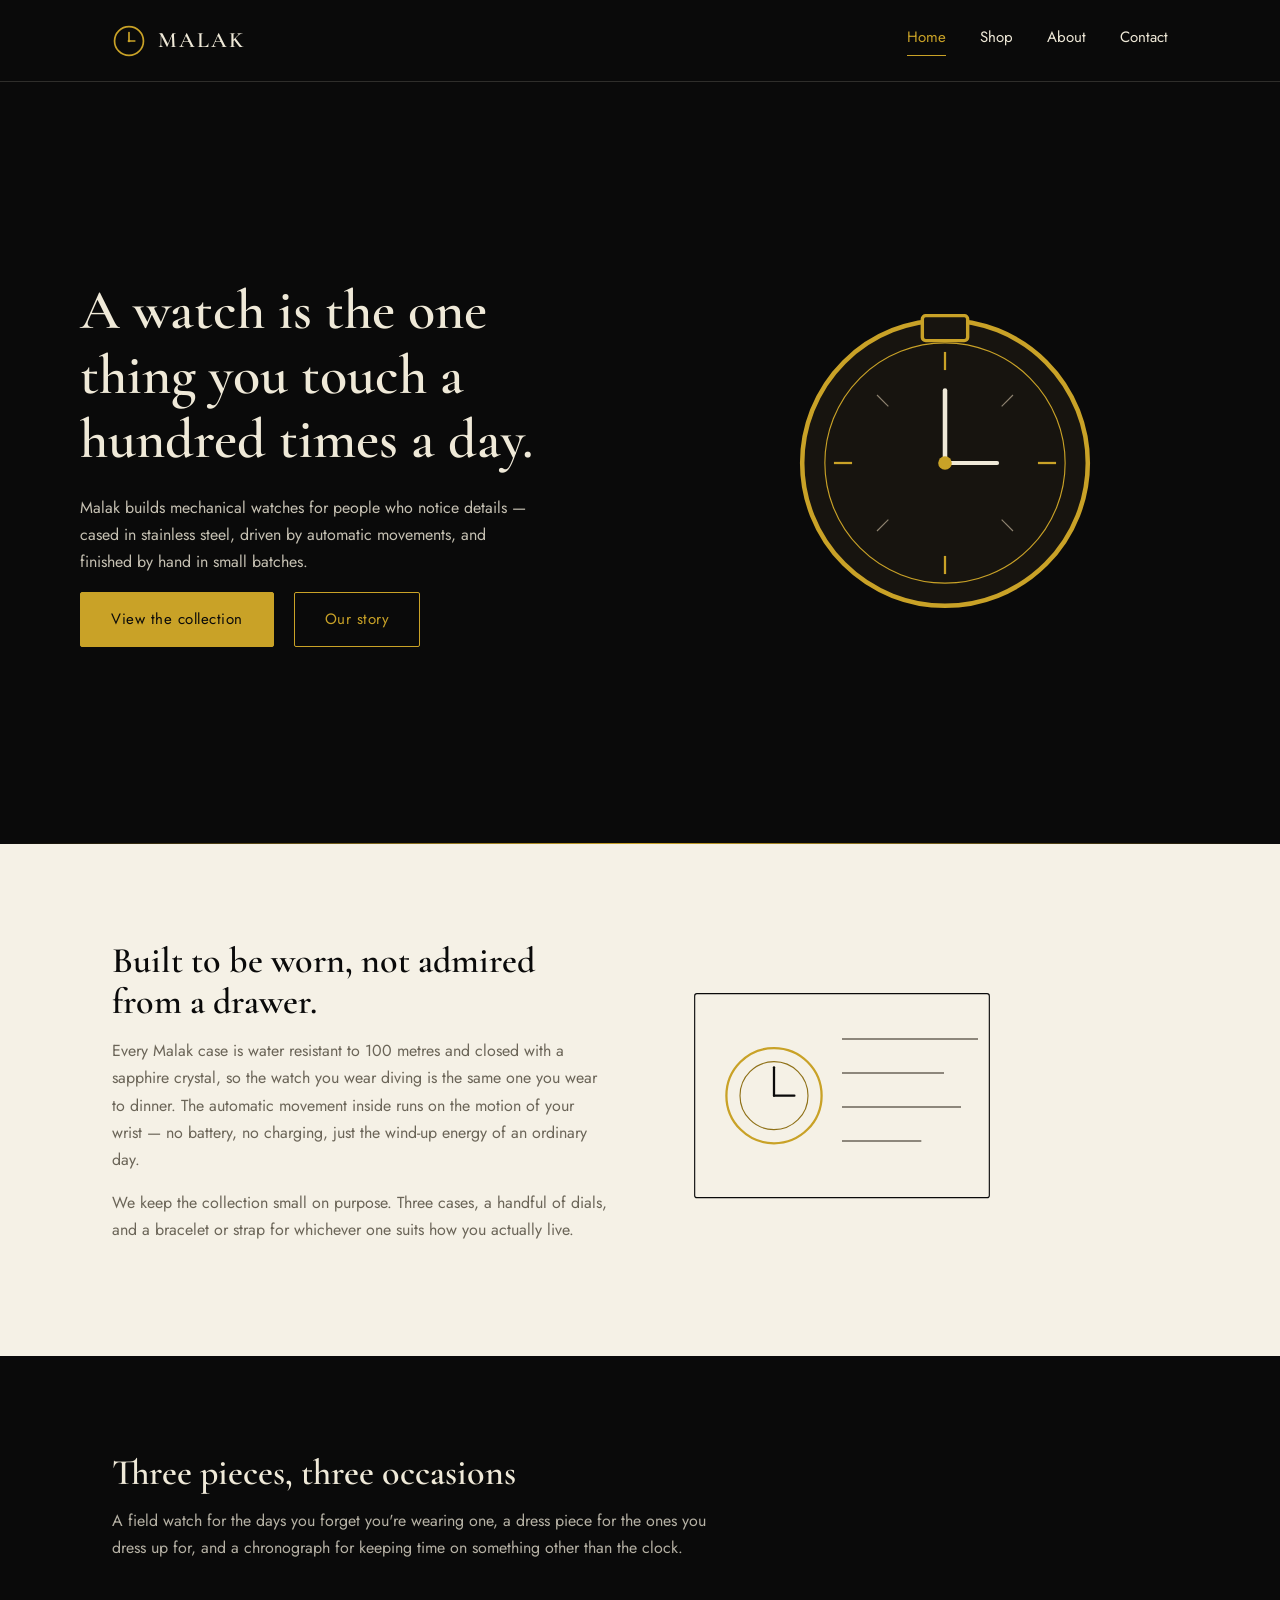
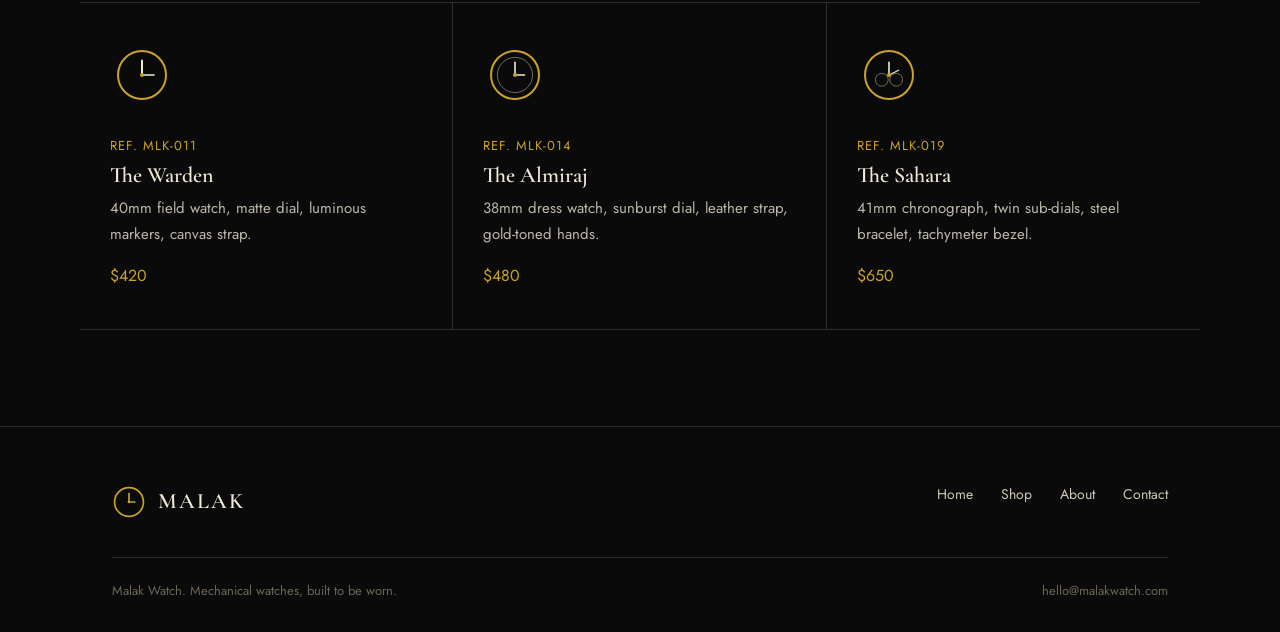
<file: index.html>
<!DOCTYPE html>
<html lang="en">
<head>
<meta charset="UTF-8">
<meta name="viewport" content="width=device-width, initial-scale=1.0">
<title>Malak Watch — Mechanical watches, built to be worn</title>
<link rel="stylesheet" href="styles.css">
</head>
<body>

<header class="site">
  <div class="site-nav">
    <a href="index.html" class="brand">
      <svg viewBox="0 0 40 40" aria-hidden="true"><circle cx="20" cy="20" r="17" fill="none" stroke="#c9a227" stroke-width="2"/><line x1="20" y1="20" x2="20" y2="10" stroke="#c9a227" stroke-width="2" stroke-linecap="round"/><line x1="20" y1="20" x2="27" y2="20" stroke="#c9a227" stroke-width="1.6" stroke-linecap="round"/><circle cx="20" cy="20" r="1.6" fill="#c9a227"/></svg>
      <span class="brand-name">MALAK</span>
    </a>
    <button class="nav-toggle" aria-label="Toggle menu" aria-expanded="false" id="navToggle">&#9776;</button>
    <nav class="links" id="navLinks">
      <a href="index.html" aria-current="page">Home</a>
      <a href="shop.html">Shop</a>
      <a href="about.html">About</a>
      <a href="contact.html">Contact</a>
    </nav>
  </div>
</header>

<section>
  <div class="wrap hero">
    <div class="copy">
      <h1>A watch is the one thing you touch a hundred times a day.</h1>
      <p>Malak builds mechanical watches for people who notice details — cased in stainless steel, driven by automatic movements, and finished by hand in small batches.</p>
      <div class="hero-actions">
        <a href="shop.html" class="btn solid">View the collection</a>
        <a href="about.html" class="btn">Our story</a>
      </div>
    </div>
    <div class="hero-visual">
      <svg viewBox="0 0 300 300" aria-hidden="true">
        <circle cx="150" cy="150" r="126" fill="#17140f" stroke="#c9a227" stroke-width="4"/>
        <circle cx="150" cy="150" r="106" fill="none" stroke="#c9a227" stroke-width="1"/>
        <g stroke="#c9a227" stroke-width="2">
          <line x1="150" y1="52" x2="150" y2="68"/>
          <line x1="150" y1="232" x2="150" y2="248"/>
          <line x1="52" y1="150" x2="68" y2="150"/>
          <line x1="232" y1="150" x2="248" y2="150"/>
        </g>
        <g stroke="#8f8471" stroke-width="1">
          <line x1="90" y1="90" x2="100" y2="100"/>
          <line x1="210" y1="90" x2="200" y2="100"/>
          <line x1="90" y1="210" x2="100" y2="200"/>
          <line x1="210" y1="210" x2="200" y2="200"/>
        </g>
        <line x1="150" y1="150" x2="150" y2="86" stroke="#efe9d8" stroke-width="4" stroke-linecap="round"/>
        <line x1="150" y1="150" x2="196" y2="150" stroke="#efe9d8" stroke-width="3.5" stroke-linecap="round"/>
        <circle cx="150" cy="150" r="6" fill="#c9a227"/>
        <rect x="130" y="20" width="40" height="22" rx="3" fill="#17140f" stroke="#c9a227" stroke-width="3"/>
      </svg>
    </div>
  </div>
</section>

<div class="divider"></div>

<section class="light">
  <div class="wrap split">
    <div>
      <h2>Built to be worn, not admired from a drawer.</h2>
      <p>Every Malak case is water resistant to 100 metres and closed with a sapphire crystal, so the watch you wear diving is the same one you wear to dinner. The automatic movement inside runs on the motion of your wrist — no battery, no charging, just the wind-up energy of an ordinary day.</p>
      <p>We keep the collection small on purpose. Three cases, a handful of dials, and a bracelet or strap for whichever one suits how you actually live.</p>
    </div>
    <div class="visual">
      <svg viewBox="0 0 300 220" aria-hidden="true" style="width:100%; max-width:340px;">
        <rect x="20" y="20" width="260" height="180" rx="2" fill="none" stroke="#0a0a0a" stroke-width="1"/>
        <circle cx="90" cy="110" r="42" fill="none" stroke="#c9a227" stroke-width="2"/>
        <circle cx="90" cy="110" r="30" fill="none" stroke="#8f7118" stroke-width="1"/>
        <line x1="90" y1="110" x2="90" y2="85" stroke="#0a0a0a" stroke-width="2" stroke-linecap="round"/>
        <line x1="90" y1="110" x2="108" y2="110" stroke="#0a0a0a" stroke-width="2" stroke-linecap="round"/>
        <g stroke="#6b6558" stroke-width="1.4">
          <line x1="150" y1="60" x2="270" y2="60"/>
          <line x1="150" y1="90" x2="240" y2="90"/>
          <line x1="150" y1="120" x2="255" y2="120"/>
          <line x1="150" y1="150" x2="220" y2="150"/>
        </g>
      </svg>
    </div>
  </div>
</section>

<section>
  <div class="wrap">
    <h2>Three pieces, three occasions</h2>
    <p style="color:var(--bone); opacity:0.75; margin-bottom:40px;">A field watch for the days you forget you're wearing one, a dress piece for the ones you dress up for, and a chronograph for keeping time on something other than the clock.</p>
  </div>
  <div class="wrap" style="padding:0;">
    <div class="pieces">
      <div class="piece">
        <svg viewBox="0 0 80 80" aria-hidden="true">
          <circle cx="40" cy="40" r="30" fill="none" stroke="#c9a227" stroke-width="2.5"/>
          <line x1="40" y1="40" x2="40" y2="22" stroke="#efe9d8" stroke-width="2.5" stroke-linecap="round"/>
          <line x1="40" y1="40" x2="55" y2="40" stroke="#efe9d8" stroke-width="2" stroke-linecap="round"/>
          <circle cx="40" cy="40" r="2.5" fill="#c9a227"/>
        </svg>
        <div class="ref">REF. MLK-011</div>
        <h3>The Warden</h3>
        <p>40mm field watch, matte dial, luminous markers, canvas strap.</p>
        <div class="price">$420</div>
      </div>
      <div class="piece">
        <svg viewBox="0 0 80 80" aria-hidden="true">
          <circle cx="40" cy="40" r="30" fill="none" stroke="#c9a227" stroke-width="2.5"/>
          <circle cx="40" cy="40" r="22" fill="none" stroke="#8f8471" stroke-width="1"/>
          <line x1="40" y1="40" x2="40" y2="24" stroke="#efe9d8" stroke-width="2" stroke-linecap="round"/>
          <line x1="40" y1="40" x2="52" y2="40" stroke="#efe9d8" stroke-width="1.6" stroke-linecap="round"/>
          <circle cx="40" cy="40" r="2.5" fill="#c9a227"/>
        </svg>
        <div class="ref">REF. MLK-014</div>
        <h3>The Almiraj</h3>
        <p>38mm dress watch, sunburst dial, leather strap, gold-toned hands.</p>
        <div class="price">$480</div>
      </div>
      <div class="piece">
        <svg viewBox="0 0 80 80" aria-hidden="true">
          <circle cx="40" cy="40" r="30" fill="none" stroke="#c9a227" stroke-width="2.5"/>
          <circle cx="31" cy="46" r="8" fill="none" stroke="#8f8471" stroke-width="1"/>
          <circle cx="49" cy="46" r="8" fill="none" stroke="#8f8471" stroke-width="1"/>
          <line x1="40" y1="40" x2="40" y2="24" stroke="#efe9d8" stroke-width="2" stroke-linecap="round"/>
          <line x1="40" y1="40" x2="52" y2="34" stroke="#efe9d8" stroke-width="1.6" stroke-linecap="round"/>
          <circle cx="40" cy="40" r="2.5" fill="#c9a227"/>
        </svg>
        <div class="ref">REF. MLK-019</div>
        <h3>The Sahara</h3>
        <p>41mm chronograph, twin sub-dials, steel bracelet, tachymeter bezel.</p>
        <div class="price">$650</div>
      </div>
    </div>
  </div>
</section>

<footer class="site">
  <div class="wrap">
    <div class="footer-top">
      <a href="index.html" class="brand">
        <svg viewBox="0 0 40 40" aria-hidden="true"><circle cx="20" cy="20" r="17" fill="none" stroke="#c9a227" stroke-width="2"/><line x1="20" y1="20" x2="20" y2="10" stroke="#c9a227" stroke-width="2" stroke-linecap="round"/><line x1="20" y1="20" x2="27" y2="20" stroke="#c9a227" stroke-width="1.6" stroke-linecap="round"/><circle cx="20" cy="20" r="1.6" fill="#c9a227"/></svg>
        <span class="brand-name">MALAK</span>
      </a>
      <nav>
        <a href="index.html">Home</a>
        <a href="shop.html">Shop</a>
        <a href="about.html">About</a>
        <a href="contact.html">Contact</a>
      </nav>
    </div>
    <div class="footer-bottom">
      <span>Malak Watch. Mechanical watches, built to be worn.</span>
      <span>hello@malakwatch.com</span>
    </div>
  </div>
</footer>

<script src="script.js"></script>
</body>
</html>
</file>
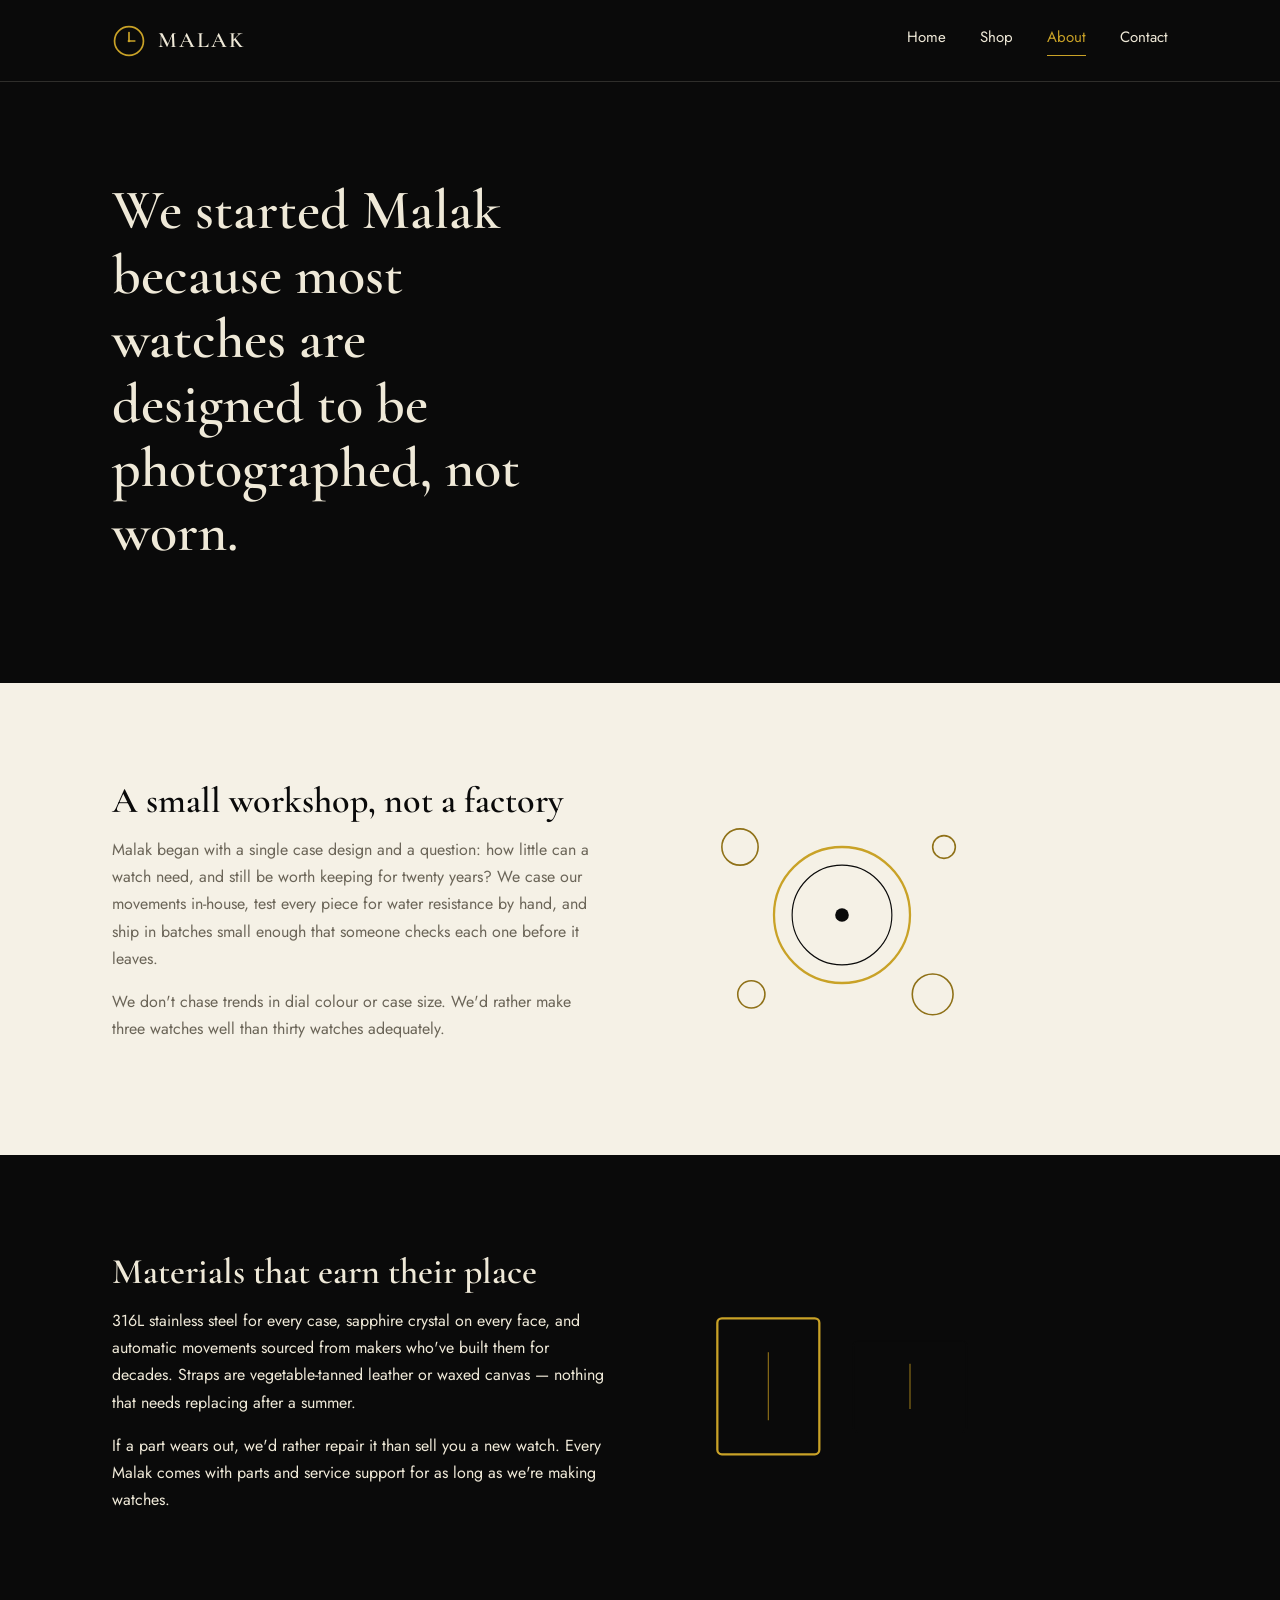
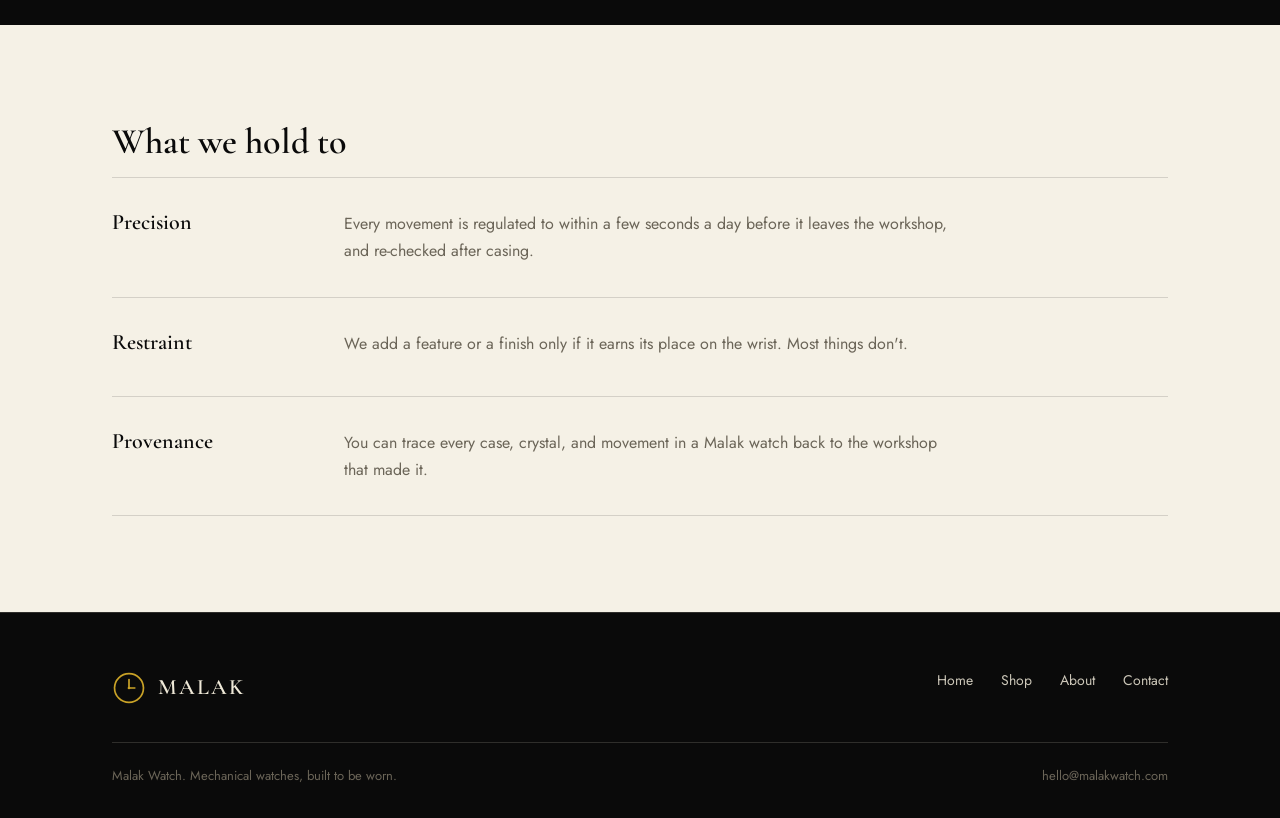
<file: about.html>
<!DOCTYPE html>
<html lang="en">
<head>
<meta charset="UTF-8">
<meta name="viewport" content="width=device-width, initial-scale=1.0">
<title>About — Malak Watch</title>
<link rel="stylesheet" href="styles.css">
</head>
<body>

<header class="site">
  <div class="site-nav">
    <a href="index.html" class="brand">
      <svg viewBox="0 0 40 40" aria-hidden="true"><circle cx="20" cy="20" r="17" fill="none" stroke="#c9a227" stroke-width="2"/><line x1="20" y1="20" x2="20" y2="10" stroke="#c9a227" stroke-width="2" stroke-linecap="round"/><line x1="20" y1="20" x2="27" y2="20" stroke="#c9a227" stroke-width="1.6" stroke-linecap="round"/><circle cx="20" cy="20" r="1.6" fill="#c9a227"/></svg>
      <span class="brand-name">MALAK</span>
    </a>
    <button class="nav-toggle" aria-label="Toggle menu" aria-expanded="false" id="navToggle">&#9776;</button>
    <nav class="links" id="navLinks">
      <a href="index.html">Home</a>
      <a href="shop.html">Shop</a>
      <a href="about.html" aria-current="page">About</a>
      <a href="contact.html">Contact</a>
    </nav>
  </div>
</header>

<section>
  <div class="wrap">
    <h1 style="max-width:16ch;">We started Malak because most watches are designed to be photographed, not worn.</h1>
  </div>
</section>

<section class="light">
  <div class="wrap split">
    <div>
      <h2>A small workshop, not a factory</h2>
      <p>Malak began with a single case design and a question: how little can a watch need, and still be worth keeping for twenty years? We case our movements in-house, test every piece for water resistance by hand, and ship in batches small enough that someone checks each one before it leaves.</p>
      <p>We don't chase trends in dial colour or case size. We'd rather make three watches well than thirty watches adequately.</p>
    </div>
    <div class="visual">
      <svg viewBox="0 0 300 240" aria-hidden="true" style="width:100%; max-width:340px;">
        <circle cx="150" cy="120" r="60" fill="none" stroke="#c9a227" stroke-width="2"/>
        <circle cx="150" cy="120" r="44" fill="none" stroke="#0a0a0a" stroke-width="1"/>
        <circle cx="150" cy="120" r="6" fill="#0a0a0a"/>
        <g fill="none" stroke="#8f7118" stroke-width="1.4">
          <circle cx="60" cy="60" r="16"/>
          <circle cx="240" cy="60" r="10"/>
          <circle cx="70" cy="190" r="12"/>
          <circle cx="230" cy="190" r="18"/>
        </g>
      </svg>
    </div>
  </div>
</section>

<section>
  <div class="wrap split reverse">
    <div>
      <h2>Materials that earn their place</h2>
      <p>316L stainless steel for every case, sapphire crystal on every face, and automatic movements sourced from makers who've built them for decades. Straps are vegetable-tanned leather or waxed canvas — nothing that needs replacing after a summer.</p>
      <p>If a part wears out, we'd rather repair it than sell you a new watch. Every Malak comes with parts and service support for as long as we're making watches.</p>
    </div>
    <div class="visual">
      <svg viewBox="0 0 300 200" aria-hidden="true" style="width:100%; max-width:340px;">
        <rect x="40" y="40" width="90" height="120" rx="4" fill="none" stroke="#c9a227" stroke-width="2"/>
        <rect x="160" y="60" width="100" height="80" rx="4" fill="none" stroke="#0a0a0a" stroke-width="1.4"/>
        <line x1="85" y1="70" x2="85" y2="130" stroke="#8f7118" stroke-width="1"/>
        <line x1="210" y1="80" x2="210" y2="120" stroke="#8f7118" stroke-width="1"/>
      </svg>
    </div>
  </div>
</section>

<section class="light">
  <div class="wrap">
    <h2>What we hold to</h2>
    <div class="values">
      <div class="value-row">
        <h3>Precision</h3>
        <p>Every movement is regulated to within a few seconds a day before it leaves the workshop, and re-checked after casing.</p>
      </div>
      <div class="value-row">
        <h3>Restraint</h3>
        <p>We add a feature or a finish only if it earns its place on the wrist. Most things don't.</p>
      </div>
      <div class="value-row">
        <h3>Provenance</h3>
        <p>You can trace every case, crystal, and movement in a Malak watch back to the workshop that made it.</p>
      </div>
    </div>
  </div>
</section>

<footer class="site">
  <div class="wrap">
    <div class="footer-top">
      <a href="index.html" class="brand">
        <svg viewBox="0 0 40 40" aria-hidden="true"><circle cx="20" cy="20" r="17" fill="none" stroke="#c9a227" stroke-width="2"/><line x1="20" y1="20" x2="20" y2="10" stroke="#c9a227" stroke-width="2" stroke-linecap="round"/><line x1="20" y1="20" x2="27" y2="20" stroke="#c9a227" stroke-width="1.6" stroke-linecap="round"/><circle cx="20" cy="20" r="1.6" fill="#c9a227"/></svg>
        <span class="brand-name">MALAK</span>
      </a>
      <nav>
        <a href="index.html">Home</a>
        <a href="shop.html">Shop</a>
        <a href="about.html">About</a>
        <a href="contact.html">Contact</a>
      </nav>
    </div>
    <div class="footer-bottom">
      <span>Malak Watch. Mechanical watches, built to be worn.</span>
      <span>hello@malakwatch.com</span>
    </div>
  </div>
</footer>

<script src="script.js"></script>
</body>
</html>
</file>
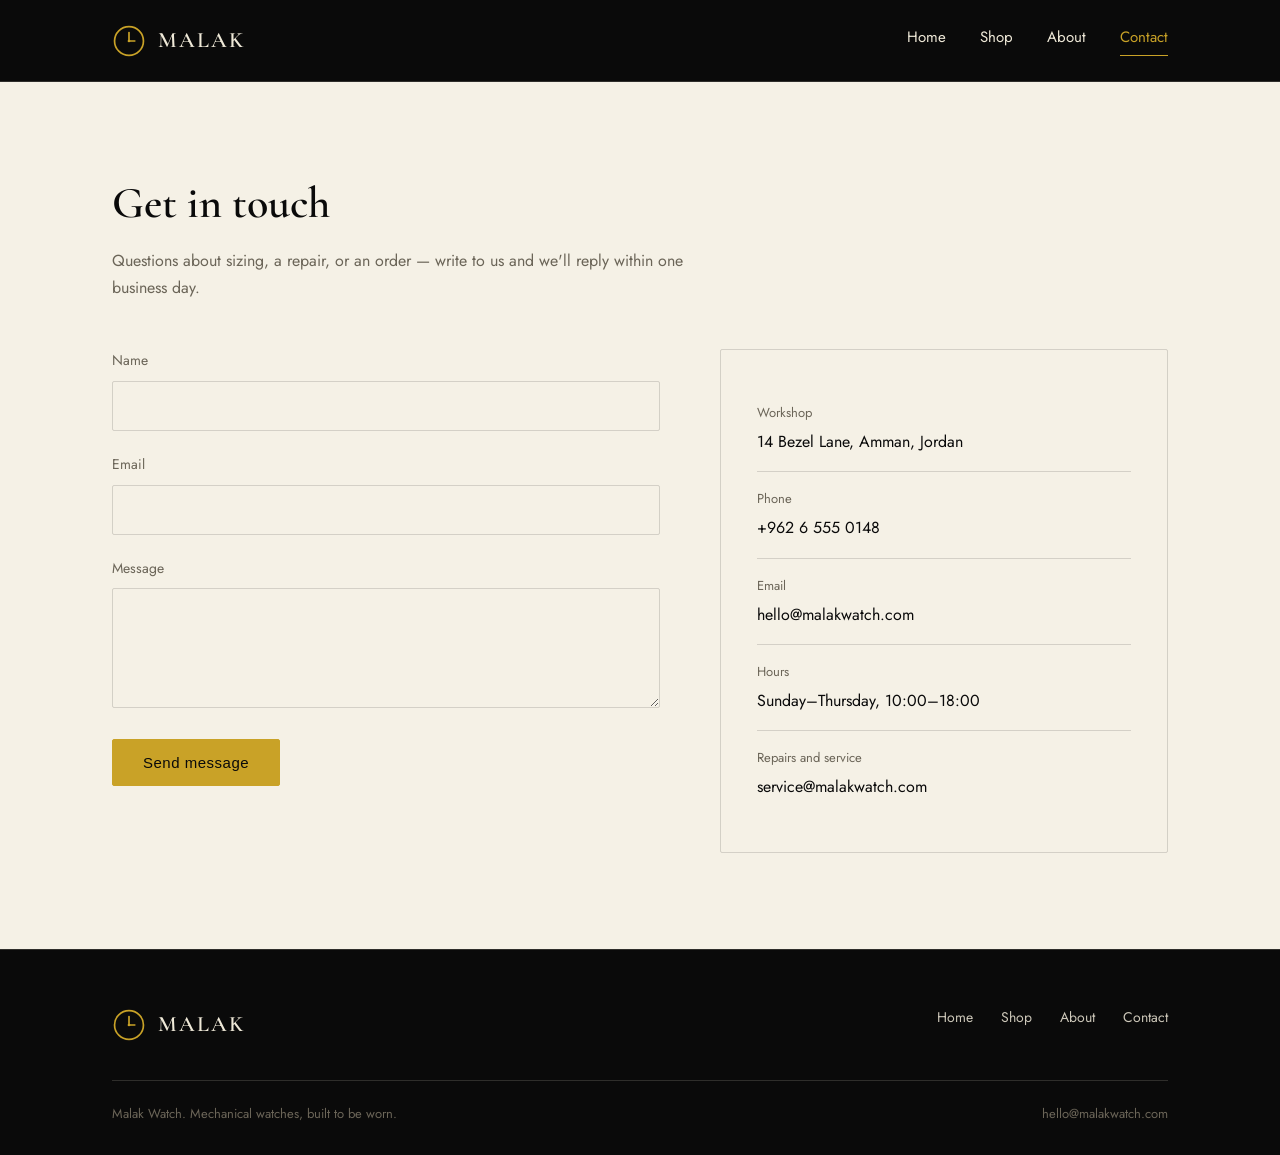
<file: contact.html>
<!DOCTYPE html>
<html lang="en">
<head>
<meta charset="UTF-8">
<meta name="viewport" content="width=device-width, initial-scale=1.0">
<title>Contact — Malak Watch</title>
<link rel="stylesheet" href="styles.css">
</head>
<body>

<header class="site">
  <div class="site-nav">
    <a href="index.html" class="brand">
      <svg viewBox="0 0 40 40" aria-hidden="true"><circle cx="20" cy="20" r="17" fill="none" stroke="#c9a227" stroke-width="2"/><line x1="20" y1="20" x2="20" y2="10" stroke="#c9a227" stroke-width="2" stroke-linecap="round"/><line x1="20" y1="20" x2="27" y2="20" stroke="#c9a227" stroke-width="1.6" stroke-linecap="round"/><circle cx="20" cy="20" r="1.6" fill="#c9a227"/></svg>
      <span class="brand-name">MALAK</span>
    </a>
    <button class="nav-toggle" aria-label="Toggle menu" aria-expanded="false" id="navToggle">&#9776;</button>
    <nav class="links" id="navLinks">
      <a href="index.html">Home</a>
      <a href="shop.html">Shop</a>
      <a href="about.html">About</a>
      <a href="contact.html" aria-current="page">Contact</a>
    </nav>
  </div>
</header>

<section class="light">
  <div class="wrap">
    <h1 style="font-size:44px;">Get in touch</h1>
    <p style="margin-bottom:48px;">Questions about sizing, a repair, or an order — write to us and we'll reply within one business day.</p>

    <div class="contact-grid">
      <form id="contactForm" novalidate>
        <div class="field">
          <label for="name">Name</label>
          <input type="text" id="name" name="name" required>
          <span class="form-note" data-error-for="name">Enter your name.</span>
        </div>
        <div class="field">
          <label for="email">Email</label>
          <input type="email" id="email" name="email" required>
          <span class="form-note" data-error-for="email">Enter a valid email address.</span>
        </div>
        <div class="field">
          <label for="message">Message</label>
          <textarea id="message" name="message" required></textarea>
          <span class="form-note" data-error-for="message">Enter a message.</span>
        </div>
        <button type="submit" class="btn solid">Send message</button>
        <p class="form-note" id="successNote">Message sent — we'll reply within one business day.</p>
      </form>

      <div class="info-panel">
        <div class="row">
          <div class="label">Workshop</div>
          <div class="value">14 Bezel Lane, Amman, Jordan</div>
        </div>
        <div class="row">
          <div class="label">Phone</div>
          <div class="value">+962 6 555 0148</div>
        </div>
        <div class="row">
          <div class="label">Email</div>
          <div class="value">hello@malakwatch.com</div>
        </div>
        <div class="row">
          <div class="label">Hours</div>
          <div class="value">Sunday–Thursday, 10:00–18:00</div>
        </div>
        <div class="row">
          <div class="label">Repairs and service</div>
          <div class="value">service@malakwatch.com</div>
        </div>
      </div>
    </div>
  </div>
</section>

<footer class="site">
  <div class="wrap">
    <div class="footer-top">
      <a href="index.html" class="brand">
        <svg viewBox="0 0 40 40" aria-hidden="true"><circle cx="20" cy="20" r="17" fill="none" stroke="#c9a227" stroke-width="2"/><line x1="20" y1="20" x2="20" y2="10" stroke="#c9a227" stroke-width="2" stroke-linecap="round"/><line x1="20" y1="20" x2="27" y2="20" stroke="#c9a227" stroke-width="1.6" stroke-linecap="round"/><circle cx="20" cy="20" r="1.6" fill="#c9a227"/></svg>
        <span class="brand-name">MALAK</span>
      </a>
      <nav>
        <a href="index.html">Home</a>
        <a href="shop.html">Shop</a>
        <a href="about.html">About</a>
        <a href="contact.html">Contact</a>
      </nav>
    </div>
    <div class="footer-bottom">
      <span>Malak Watch. Mechanical watches, built to be worn.</span>
      <span>hello@malakwatch.com</span>
    </div>
  </div>
</footer>

<script src="script.js"></script>
</body>
</html>
</file>
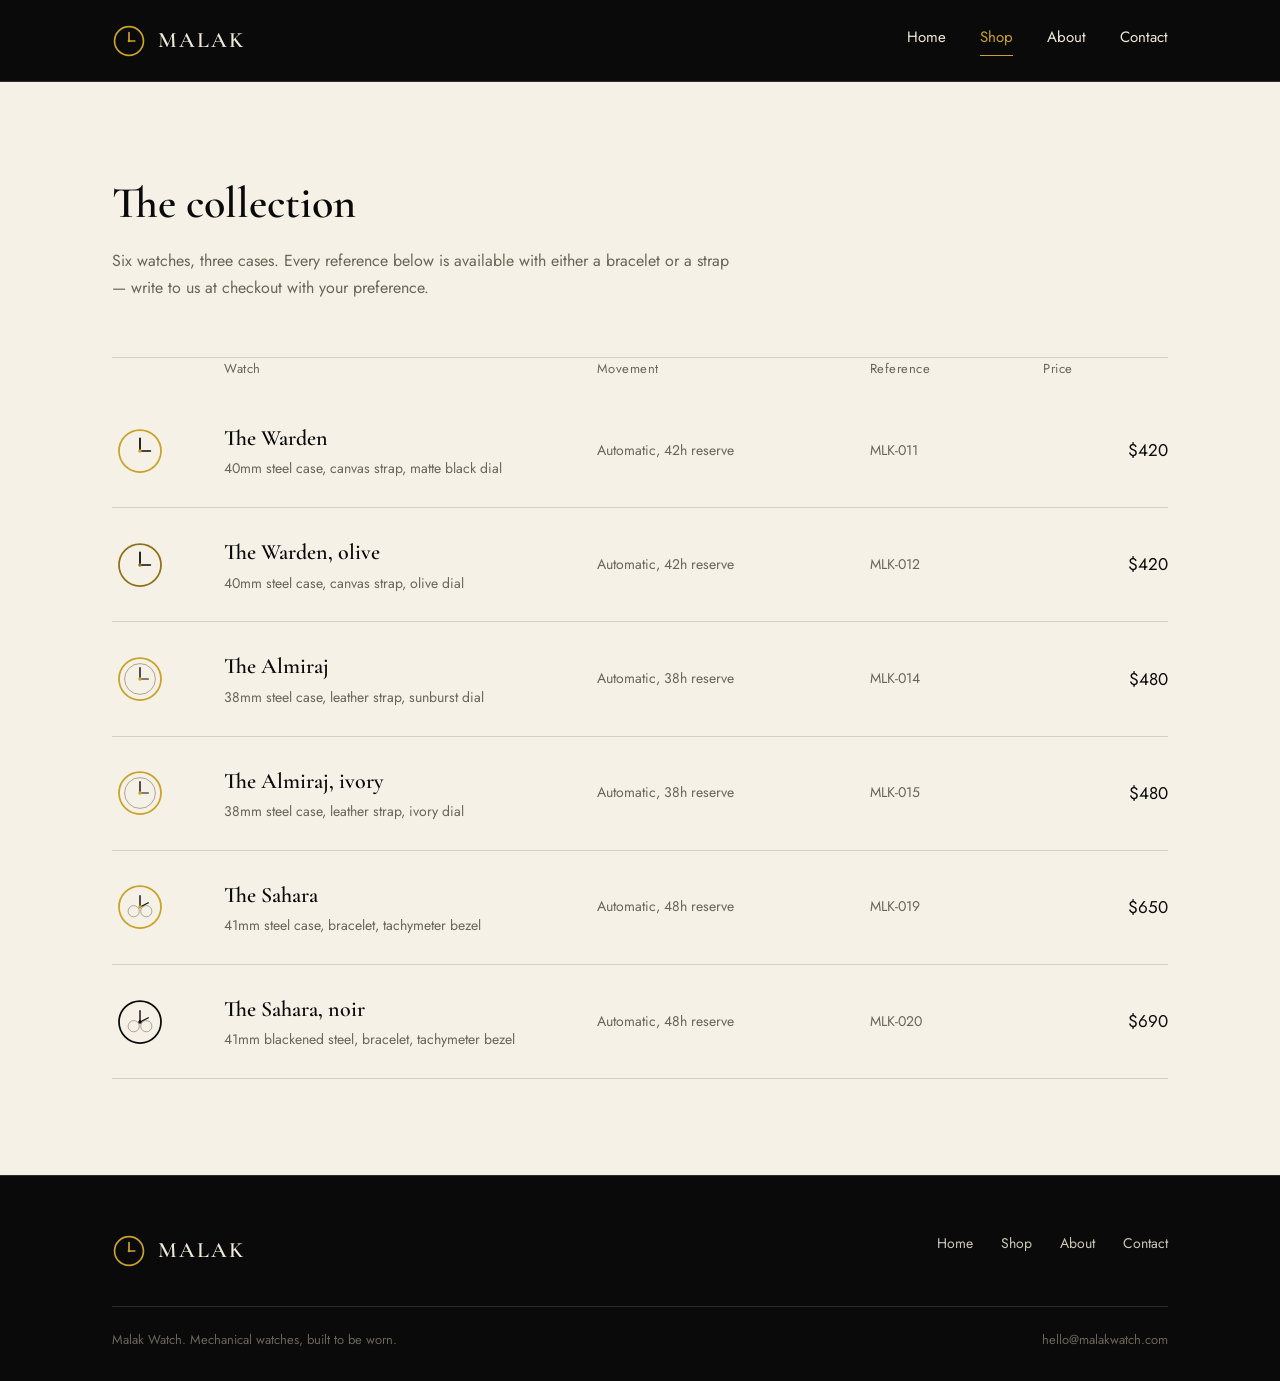
<file: shop.html>
<!DOCTYPE html>
<html lang="en">
<head>
<meta charset="UTF-8">
<meta name="viewport" content="width=device-width, initial-scale=1.0">
<title>Shop — Malak Watch</title>
<link rel="stylesheet" href="styles.css">
</head>
<body>

<header class="site">
  <div class="site-nav">
    <a href="index.html" class="brand">
      <svg viewBox="0 0 40 40" aria-hidden="true"><circle cx="20" cy="20" r="17" fill="none" stroke="#c9a227" stroke-width="2"/><line x1="20" y1="20" x2="20" y2="10" stroke="#c9a227" stroke-width="2" stroke-linecap="round"/><line x1="20" y1="20" x2="27" y2="20" stroke="#c9a227" stroke-width="1.6" stroke-linecap="round"/><circle cx="20" cy="20" r="1.6" fill="#c9a227"/></svg>
      <span class="brand-name">MALAK</span>
    </a>
    <button class="nav-toggle" aria-label="Toggle menu" aria-expanded="false" id="navToggle">&#9776;</button>
    <nav class="links" id="navLinks">
      <a href="index.html">Home</a>
      <a href="shop.html" aria-current="page">Shop</a>
      <a href="about.html">About</a>
      <a href="contact.html">Contact</a>
    </nav>
  </div>
</header>

<section class="light" style="padding-bottom:40px;">
  <div class="wrap">
    <h1 style="font-size:44px;">The collection</h1>
    <p>Six watches, three cases. Every reference below is available with either a bracelet or a strap — write to us at checkout with your preference.</p>
  </div>
</section>

<section class="light" style="padding-top:0;">
  <div class="wrap">
    <div class="listing">
      <div class="listing-head">
        <span></span>
        <span>Watch</span>
        <span>Movement</span>
        <span>Reference</span>
        <span>Price</span>
      </div>

      <div class="listing-row">
        <svg viewBox="0 0 80 80" aria-hidden="true"><circle cx="40" cy="40" r="30" fill="none" stroke="#c9a227" stroke-width="2.5"/><line x1="40" y1="40" x2="40" y2="22" stroke="#0a0a0a" stroke-width="2.5" stroke-linecap="round"/><line x1="40" y1="40" x2="55" y2="40" stroke="#0a0a0a" stroke-width="2" stroke-linecap="round"/><circle cx="40" cy="40" r="2.5" fill="#c9a227"/></svg>
        <div>
          <div class="name">The Warden</div>
          <div class="meta">40mm steel case, canvas strap, matte black dial</div>
        </div>
        <div class="meta">Automatic, 42h reserve</div>
        <div class="ref">MLK-011</div>
        <div class="price">$420</div>
      </div>

      <div class="listing-row">
        <svg viewBox="0 0 80 80" aria-hidden="true"><circle cx="40" cy="40" r="30" fill="none" stroke="#8f7118" stroke-width="2.5"/><line x1="40" y1="40" x2="40" y2="22" stroke="#0a0a0a" stroke-width="2.5" stroke-linecap="round"/><line x1="40" y1="40" x2="55" y2="40" stroke="#0a0a0a" stroke-width="2" stroke-linecap="round"/><circle cx="40" cy="40" r="2.5" fill="#8f7118"/></svg>
        <div>
          <div class="name">The Warden, olive</div>
          <div class="meta">40mm steel case, canvas strap, olive dial</div>
        </div>
        <div class="meta">Automatic, 42h reserve</div>
        <div class="ref">MLK-012</div>
        <div class="price">$420</div>
      </div>

      <div class="listing-row">
        <svg viewBox="0 0 80 80" aria-hidden="true"><circle cx="40" cy="40" r="30" fill="none" stroke="#c9a227" stroke-width="2.5"/><circle cx="40" cy="40" r="22" fill="none" stroke="#8f8471" stroke-width="1"/><line x1="40" y1="40" x2="40" y2="24" stroke="#0a0a0a" stroke-width="2" stroke-linecap="round"/><line x1="40" y1="40" x2="52" y2="40" stroke="#0a0a0a" stroke-width="1.6" stroke-linecap="round"/><circle cx="40" cy="40" r="2.5" fill="#c9a227"/></svg>
        <div>
          <div class="name">The Almiraj</div>
          <div class="meta">38mm steel case, leather strap, sunburst dial</div>
        </div>
        <div class="meta">Automatic, 38h reserve</div>
        <div class="ref">MLK-014</div>
        <div class="price">$480</div>
      </div>

      <div class="listing-row">
        <svg viewBox="0 0 80 80" aria-hidden="true"><circle cx="40" cy="40" r="30" fill="none" stroke="#c9a227" stroke-width="2.5"/><circle cx="40" cy="40" r="22" fill="none" stroke="#8f8471" stroke-width="1"/><line x1="40" y1="40" x2="40" y2="24" stroke="#0a0a0a" stroke-width="2" stroke-linecap="round"/><line x1="40" y1="40" x2="52" y2="40" stroke="#0a0a0a" stroke-width="1.6" stroke-linecap="round"/><circle cx="40" cy="40" r="2.5" fill="#c9a227"/></svg>
        <div>
          <div class="name">The Almiraj, ivory</div>
          <div class="meta">38mm steel case, leather strap, ivory dial</div>
        </div>
        <div class="meta">Automatic, 38h reserve</div>
        <div class="ref">MLK-015</div>
        <div class="price">$480</div>
      </div>

      <div class="listing-row">
        <svg viewBox="0 0 80 80" aria-hidden="true"><circle cx="40" cy="40" r="30" fill="none" stroke="#c9a227" stroke-width="2.5"/><circle cx="31" cy="46" r="8" fill="none" stroke="#8f8471" stroke-width="1"/><circle cx="49" cy="46" r="8" fill="none" stroke="#8f8471" stroke-width="1"/><line x1="40" y1="40" x2="40" y2="24" stroke="#0a0a0a" stroke-width="2" stroke-linecap="round"/><line x1="40" y1="40" x2="52" y2="34" stroke="#0a0a0a" stroke-width="1.6" stroke-linecap="round"/><circle cx="40" cy="40" r="2.5" fill="#c9a227"/></svg>
        <div>
          <div class="name">The Sahara</div>
          <div class="meta">41mm steel case, bracelet, tachymeter bezel</div>
        </div>
        <div class="meta">Automatic, 48h reserve</div>
        <div class="ref">MLK-019</div>
        <div class="price">$650</div>
      </div>

      <div class="listing-row">
        <svg viewBox="0 0 80 80" aria-hidden="true"><circle cx="40" cy="40" r="30" fill="none" stroke="#0a0a0a" stroke-width="2.5"/><circle cx="31" cy="46" r="8" fill="none" stroke="#8f8471" stroke-width="1"/><circle cx="49" cy="46" r="8" fill="none" stroke="#8f8471" stroke-width="1"/><line x1="40" y1="40" x2="40" y2="24" stroke="#0a0a0a" stroke-width="2" stroke-linecap="round"/><line x1="40" y1="40" x2="52" y2="34" stroke="#0a0a0a" stroke-width="1.6" stroke-linecap="round"/><circle cx="40" cy="40" r="2.5" fill="#0a0a0a"/></svg>
        <div>
          <div class="name">The Sahara, noir</div>
          <div class="meta">41mm blackened steel, bracelet, tachymeter bezel</div>
        </div>
        <div class="meta">Automatic, 48h reserve</div>
        <div class="ref">MLK-020</div>
        <div class="price">$690</div>
      </div>
    </div>
  </div>
</section>

<footer class="site">
  <div class="wrap">
    <div class="footer-top">
      <a href="index.html" class="brand">
        <svg viewBox="0 0 40 40" aria-hidden="true"><circle cx="20" cy="20" r="17" fill="none" stroke="#c9a227" stroke-width="2"/><line x1="20" y1="20" x2="20" y2="10" stroke="#c9a227" stroke-width="2" stroke-linecap="round"/><line x1="20" y1="20" x2="27" y2="20" stroke="#c9a227" stroke-width="1.6" stroke-linecap="round"/><circle cx="20" cy="20" r="1.6" fill="#c9a227"/></svg>
        <span class="brand-name">MALAK</span>
      </a>
      <nav>
        <a href="index.html">Home</a>
        <a href="shop.html">Shop</a>
        <a href="about.html">About</a>
        <a href="contact.html">Contact</a>
      </nav>
    </div>
    <div class="footer-bottom">
      <span>Malak Watch. Mechanical watches, built to be worn.</span>
      <span>hello@malakwatch.com</span>
    </div>
  </div>
</footer>

<script src="script.js"></script>
</body>
</html>
</file>
<file: styles.css>
@import url('https://fonts.googleapis.com/css2?family=Cormorant+Garamond:ital,wght@0,500;0,600;1,500&family=Jost:wght@400;500&display=swap');

:root{
  --ink:#0a0a0a;
  --charcoal:#17140f;
  --ivory:#f5f1e6;
  --gold:#c9a227;
  --gold-deep:#8f7118;
  --stone:#6b6558;
  --bone:#efe9d8;
  --line-dark: rgba(239,233,216,0.16);
  --line-light: rgba(10,10,10,0.14);
}

*{box-sizing:border-box;}
html{scroll-behavior:smooth;}
body{
  margin:0;
  font-family:'Jost', sans-serif;
  font-weight:400;
  color:var(--bone);
  background:var(--ink);
  line-height:1.7;
}

h1,h2,h3{
  font-family:'Cormorant Garamond', serif;
  font-weight:600;
  margin:0 0 0.4em 0;
  line-height:1.15;
}
h1{font-size:56px;}
h2{font-size:36px;}
h3{font-size:22px;}
p{margin:0 0 1em 0; max-width:62ch;}
a{color:inherit;}

.wrap{max-width:1120px; margin:0 auto; padding:0 32px;}

/* header */
header.site{
  border-bottom:1px solid var(--line-dark);
  background:var(--ink);
  position:relative;
  z-index:10;
}
.site-nav{
  display:flex;
  align-items:center;
  justify-content:space-between;
  padding:22px 32px;
  max-width:1120px;
  margin:0 auto;
}
.brand{
  display:flex;
  align-items:center;
  gap:12px;
  text-decoration:none;
  color:var(--bone);
}
.brand svg{width:34px; height:34px; flex-shrink:0;}
.brand-name{
  font-family:'Cormorant Garamond', serif;
  font-size:22px;
  letter-spacing:2px;
  font-weight:600;
}
nav.links{
  display:flex;
  gap:34px;
  font-size:15px;
}
nav.links a{
  text-decoration:none;
  color:var(--bone);
  border-bottom:1px solid transparent;
  padding-bottom:4px;
  transition:border-color .2s ease, color .2s ease;
}
nav.links a:hover, nav.links a[aria-current="page"]{
  color:var(--gold);
  border-color:var(--gold);
}
.nav-toggle{
  display:none;
  background:none;
  border:1px solid var(--line-dark);
  color:var(--bone);
  width:40px; height:40px;
  border-radius:4px;
  font-size:18px;
  cursor:pointer;
}
@media (max-width:760px){
  nav.links{
    position:absolute;
    top:100%; left:0; right:0;
    background:var(--ink);
    border-bottom:1px solid var(--line-dark);
    flex-direction:column;
    gap:0;
    display:none;
    padding:8px 32px 20px;
  }
  nav.links.open{display:flex;}
  nav.links a{padding:12px 0; border-bottom:1px solid var(--line-dark);}
  .nav-toggle{display:block;}
}

/* buttons */
.btn{
  display:inline-block;
  padding:14px 30px;
  border:1px solid var(--gold);
  color:var(--gold);
  text-decoration:none;
  font-size:15px;
  letter-spacing:0.5px;
  border-radius:2px;
  transition:background .2s ease, color .2s ease;
}
.btn:hover{background:var(--gold); color:var(--ink);}
.btn.solid{background:var(--gold); color:var(--ink);}
.btn.solid:hover{background:var(--gold-deep); border-color:var(--gold-deep);}

/* sections */
section{padding:96px 0;}
section.light{background:var(--ivory); color:var(--ink);}
section.light p{color:var(--stone);}
section.light h1, section.light h2, section.light h3{color:var(--ink);}
.divider{
  height:1px;
  background:linear-gradient(to right, transparent, var(--gold), transparent);
  margin:0;
}

/* hero */
.hero{
  display:grid;
  grid-template-columns:1.1fr 1fr;
  gap:48px;
  align-items:center;
  padding:100px 0;
}
.hero .copy{max-width:46ch;}
.hero .copy p{color:var(--bone); opacity:0.82;}
.hero-actions{display:flex; gap:20px; margin-top:10px;}
.hero-visual{display:flex; justify-content:center;}
.hero-visual svg{width:100%; max-width:340px; height:auto;}
@media (max-width:860px){
  .hero{grid-template-columns:1fr; text-align:left;}
  .hero-visual{order:-1; max-width:220px; margin:0 auto;}
  h1{font-size:40px;}
}

/* feature grid (used sparingly, not identical cards everywhere) */
.pieces{
  display:grid;
  grid-template-columns:repeat(3,1fr);
  gap:0;
  border-top:1px solid var(--line-dark);
}
.piece{
  padding:40px 30px;
  border-right:1px solid var(--line-dark);
  border-bottom:1px solid var(--line-dark);
}
.piece:last-child{border-right:none;}
.piece svg{width:64px; height:64px; margin-bottom:20px;}
.piece .ref{font-size:13px; color:var(--gold); letter-spacing:1px; margin-bottom:6px;}
.piece h3{margin-bottom:8px;}
.piece p{color:var(--bone); opacity:0.78; font-size:15px;}
.piece .price{margin-top:14px; font-size:16px; color:var(--gold);}
@media (max-width:760px){
  .pieces{grid-template-columns:1fr;}
  .piece{border-right:none;}
}

/* shop listing */
.listing{border-top:1px solid var(--line-light);}
.listing-row{
  display:grid;
  grid-template-columns:88px 1.4fr 1fr 0.6fr 0.5fr;
  gap:24px;
  align-items:center;
  padding:26px 0;
  border-bottom:1px solid var(--line-light);
}
.listing-row svg{width:56px; height:56px;}
.listing-row .name{font-family:'Cormorant Garamond', serif; font-size:22px; font-weight:600; color:var(--ink);}
.listing-row .meta{color:var(--stone); font-size:14px;}
.listing-row .ref{color:var(--stone); font-size:14px;}
.listing-row .price{font-size:17px; text-align:right; color:var(--ink);}
.listing-head{
  display:grid;
  grid-template-columns:88px 1.4fr 1fr 0.6fr 0.5fr;
  gap:24px;
  padding-bottom:14px;
  font-size:13px;
  color:var(--stone);
  letter-spacing:0.5px;
}
@media (max-width:760px){
  .listing-head{display:none;}
  .listing-row{grid-template-columns:64px 1fr; grid-template-areas:"icon name" ". meta" ". ref" ". price";}
  .listing-row svg{grid-area:icon; width:44px; height:44px;}
  .listing-row .name{grid-area:name;}
  .listing-row .meta{grid-area:meta;}
  .listing-row .ref{grid-area:ref;}
  .listing-row .price{grid-area:price; text-align:left;}
}

/* about */
.split{
  display:grid;
  grid-template-columns:1fr 1fr;
  gap:64px;
  align-items:center;
}
.split.reverse .visual{order:2;}
@media (max-width:860px){
  .split, .split.reverse .visual{grid-template-columns:1fr; order:0;}
}
.values{
  display:grid;
  gap:0;
  border-top:1px solid var(--line-light);
}
.value-row{
  display:grid;
  grid-template-columns:200px 1fr;
  gap:32px;
  padding:32px 0;
  border-bottom:1px solid var(--line-light);
}
.value-row h3{color:var(--ink);}
.value-row p{color:var(--stone); margin:0;}
@media (max-width:700px){
  .value-row{grid-template-columns:1fr; gap:8px;}
}

/* contact */
.contact-grid{
  display:grid;
  grid-template-columns:1.1fr 0.9fr;
  gap:60px;
}
@media (max-width:860px){
  .contact-grid{grid-template-columns:1fr;}
}
.field{margin-bottom:22px;}
.field label{display:block; font-size:14px; margin-bottom:8px; color:var(--stone);}
.field input, .field textarea{
  width:100%;
  padding:13px 14px;
  border:1px solid var(--line-light);
  background:transparent;
  color:var(--ink);
  font-family:'Jost', sans-serif;
  font-size:15px;
  border-radius:2px;
}
.field textarea{resize:vertical; min-height:120px;}
.field input:focus, .field textarea:focus{outline:2px solid var(--gold-deep); outline-offset:1px;}
.form-note{font-size:14px; color:var(--gold-deep); margin-top:10px; display:none;}
.form-note.show{display:block;}
.info-panel{
  border:1px solid var(--line-light);
  padding:36px;
  border-radius:2px;
}
.info-panel .row{padding:16px 0; border-bottom:1px solid var(--line-light);}
.info-panel .row:last-child{border-bottom:none;}
.info-panel .label{font-size:13px; color:var(--stone); margin-bottom:4px;}
.info-panel .value{font-size:16px; color:var(--ink);}

/* footer */
footer.site{
  background:var(--ink);
  border-top:1px solid var(--line-dark);
  padding:56px 0 30px;
}
.footer-top{
  display:flex;
  justify-content:space-between;
  flex-wrap:wrap;
  gap:32px;
  padding-bottom:36px;
  border-bottom:1px solid var(--line-dark);
}
.footer-top nav{display:flex; gap:28px; font-size:14px;}
.footer-top nav a{text-decoration:none; color:var(--bone); opacity:0.85;}
.footer-top nav a:hover{color:var(--gold); opacity:1;}
.footer-bottom{
  display:flex;
  justify-content:space-between;
  padding-top:22px;
  font-size:13px;
  color:var(--stone);
  flex-wrap:wrap;
  gap:10px;
}

:focus-visible{outline:2px solid var(--gold); outline-offset:2px;}

@media (prefers-reduced-motion: reduce){
  html{scroll-behavior:auto;}
  *{transition:none !important;}
}
</file>
